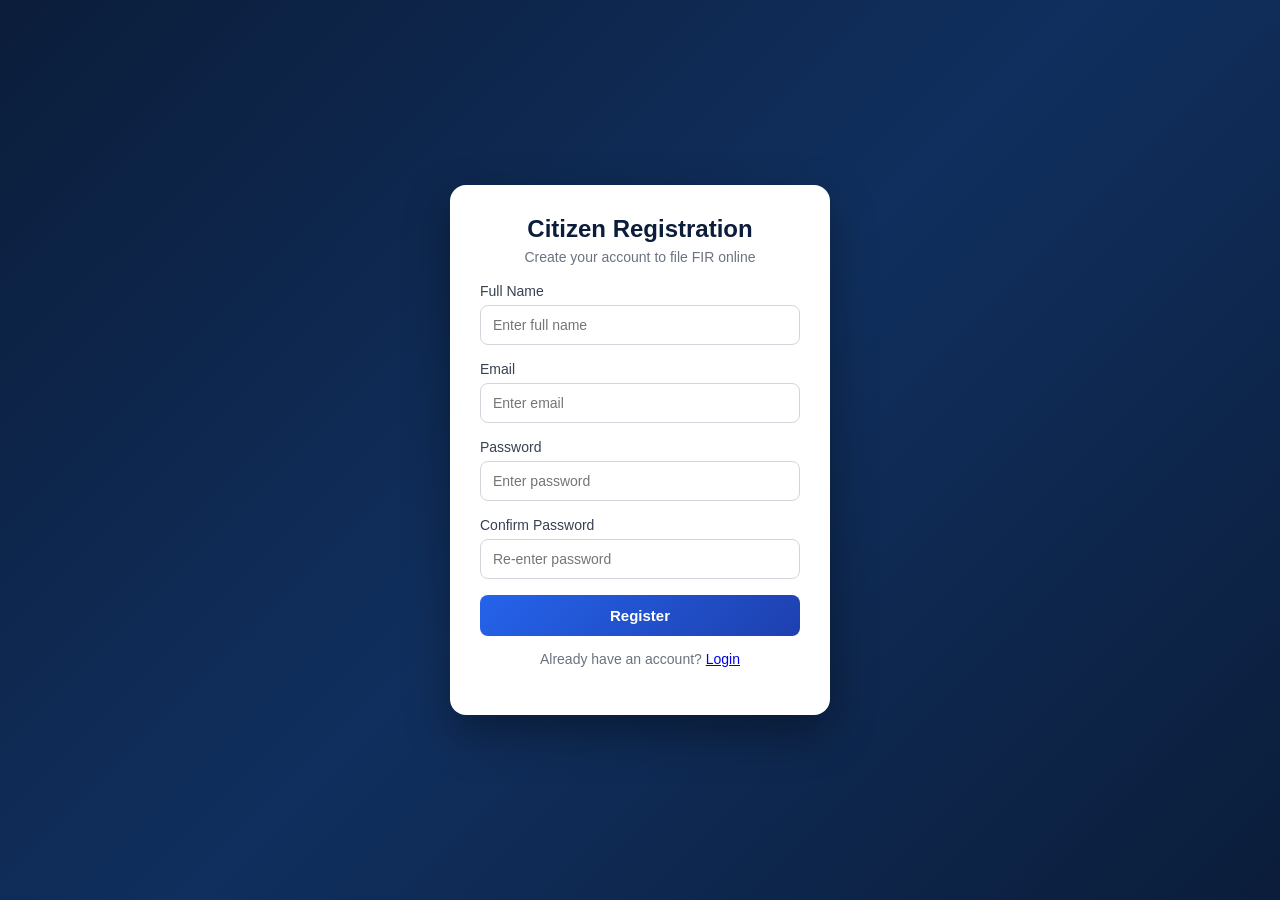
<file: register.html>
<!DOCTYPE html>
<html lang="en">
<head>
    <meta charset="UTF-8">
    <title>Register | Digital FIR System</title>
    <link rel="stylesheet" href="css/style.css">
</head>
<body class="register-page">


<div class="login-container">
    <div class="login-card">
        <h2>Citizen Registration</h2>
        <p class="subtitle">Create your account to file FIR online</p>

        <form id="registerForm">
            <div class="input-group">
                <label>Full Name</label>
                <input type="text" id="name" placeholder="Enter full name" required>
            </div>

            <div class="input-group">
                <label>Email</label>
                <input type="email" id="email" placeholder="Enter email" required>
            </div>

            <div class="input-group">
                <label>Password</label>
                <input type="password" id="password" placeholder="Enter password" required>
            </div>

            <div class="input-group">
                <label>Confirm Password</label>
                <input type="password" id="confirmPassword" placeholder="Re-enter password" required>
            </div>

            <button type="button" class="login-btn" onclick="register()">
                Register
            </button>
        </form>

        <p class="subtitle" style="margin-top:15px">
            Already have an account? <a href="index.html">Login</a>
        </p>
    </div>
</div>


<script src="js/config.js"></script>
<script src="js/register.js"></script>
</body>
</html>
</file>
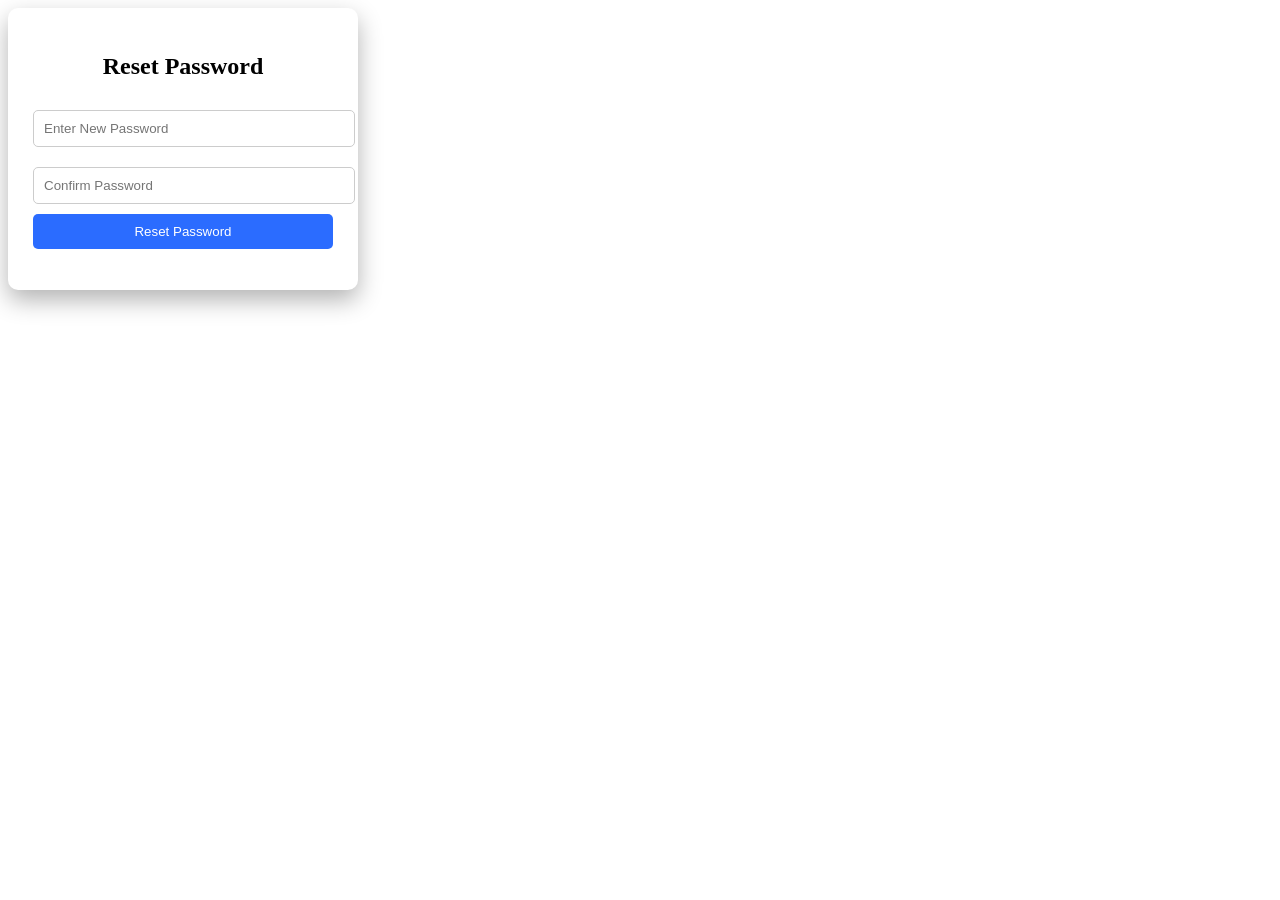
<file: reset-password.html>
<!DOCTYPE html>
<html>
<head>

<title>Reset Password</title>

<link rel="stylesheet" href="css/login.css">

</head>

<body class="login-page">

<div class="modal-content">

<h2>Reset Password</h2>

<input type="password" id="newPassword" placeholder="Enter New Password" required>

<input type="password" id="confirmPassword" placeholder="Confirm Password" required>

<button onclick="resetPassword()">Reset Password</button>

<p id="message" style="margin-top:10px;"></p>

</div>
<script src="js/config.js"></script>

<script>

const params = new URLSearchParams(window.location.search);
const token = params.get("token");

function resetPassword(){

const password = document.getElementById("newPassword").value;
const confirmPassword = document.getElementById("confirmPassword").value;
const message = document.getElementById("message");

if(password !== confirmPassword){
message.style.color="red";
message.innerText="Passwords do not match";
return;
}

fetch("http://localhost:8080/api/auth/reset-password",{

method:"POST",

headers:{
"Content-Type":"application/json"
},

body:JSON.stringify({
token:token,
password:password
})

})

.then(res=>res.text())

.then(data=>{

message.style.color="green";
message.innerText="Password reset successful";

setTimeout(()=>{
window.location.href="home.html";
},2000);

})

.catch(err=>{
message.style.color="red";
message.innerText="Error resetting password";
});

}

</script>

</body>
</html>
</file>
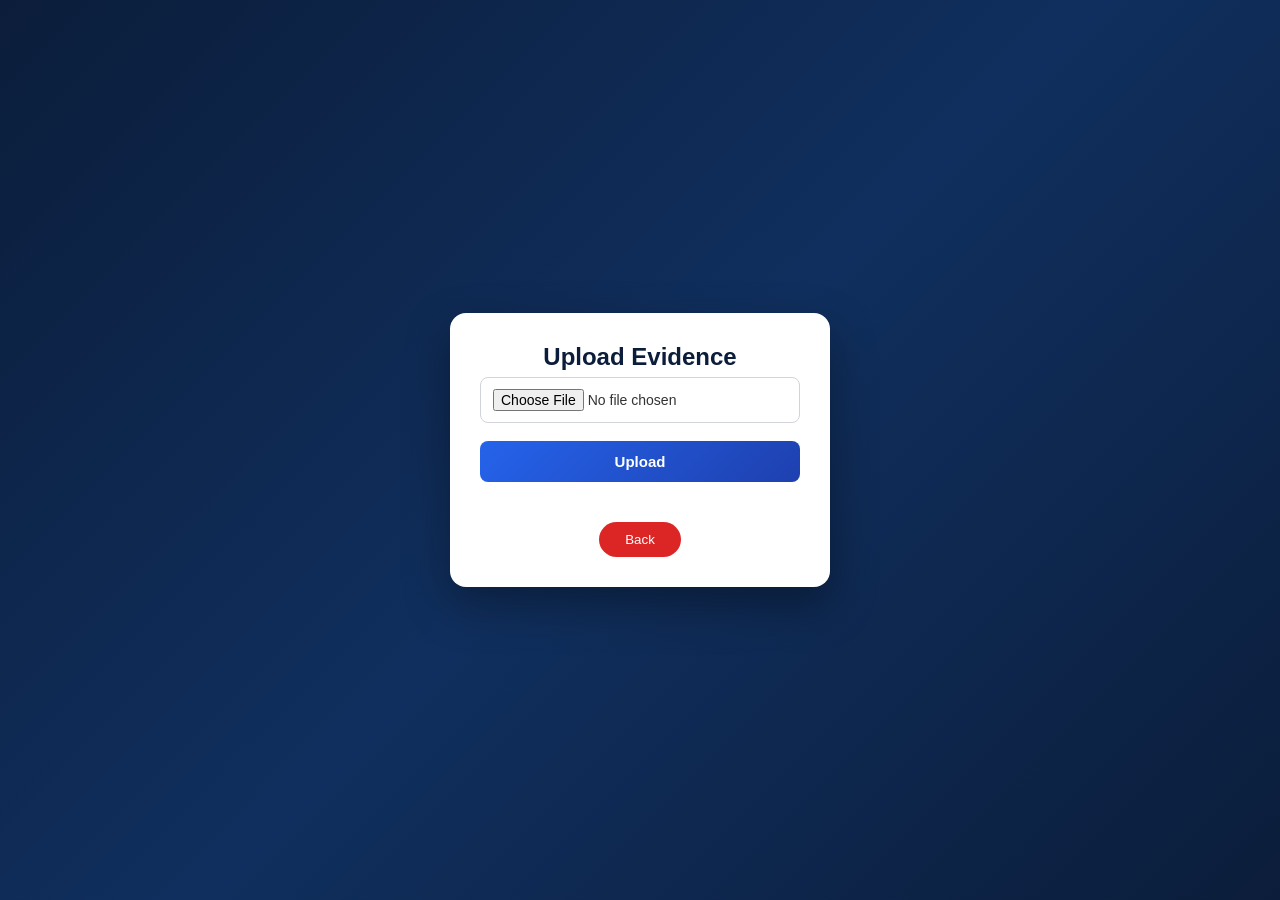
<file: upload-evidence.html>
<!DOCTYPE html>
<html>
<head>
  <title>Upload Evidence</title>
  <link rel="stylesheet" href="css/style.css">
</head>
<body>

<div class="dashboard-container">
  <div class="dashboard-card">
    <h2>Upload Evidence</h2>

    <input type="file" id="file" />
    <br><br>

    <button class="btn-primary" onclick="uploadEvidence()">Upload</button>
    <br><br>

    <button class="logout-btn" onclick="history.back()">Back</button>
  </div>
</div>

<script src="js/config.js"></script>
<script type="module" src="js/upload-evidence.js"></script>
</body>
</html>
</file>
<file: css/style.css>
/* ======================================================
   GLOBAL RESET
====================================================== */
* {
  margin: 0;
  padding: 0;
  box-sizing: border-box;
}

/* ======================================================
   DEFAULT BODY (LOGIN / REGISTER / DASHBOARD)
====================================================== */
body {
  min-height: 100vh;
  font-family: "Segoe UI", Tahoma, Geneva, Verdana, sans-serif;
  background: linear-gradient(135deg, #0b1d3a, #102f5e, #0b1d3a);
  display: flex;
  justify-content: center;
  align-items: center;
  color: #333;
}

/* ======================================================
   HOME PAGE BODY ONLY
====================================================== */
body.home-page {
  display: block;
  background: #ffffff;
  color: #1f2937;
}

/* ======================================================
   COMMON CONTAINERS
====================================================== */
.container,
.login-container,
.dashboard-container {
  width: 100%;
  display: flex;
  justify-content: center;
  align-items: center;
}

/* ======================================================
   CARD BASE STYLE
====================================================== */
.card,
.login-card,
.dashboard-card {
  width: 380px;
  background: #ffffff;
  padding: 30px;
  border-radius: 16px;
  text-align: center;
  box-shadow: 0 18px 45px rgba(0, 0, 0, 0.35);
  animation: fadeIn 0.5s ease-in-out;
}

/* ======================================================
   HEADINGS
====================================================== */
.card h2,
.login-card h2,
.dashboard-card h2 {
  font-size: 24px;
  color: #0b1d3a;
  margin-bottom: 6px;
}

.subtitle {
  font-size: 14px;
  color: #6b7280;
  margin-bottom: 18px;
}

/* ======================================================
   INPUTS
====================================================== */
.input-group {
  text-align: left;
  margin-bottom: 16px;
}

.input-group label {
  font-size: 14px;
  margin-bottom: 6px;
  display: block;
  color: #374151;
}

input,
textarea,
select {
  width: 100%;
  padding: 11px 12px;
  font-size: 14px;
  border-radius: 8px;
  border: 1px solid #d1d5db;
}

input:focus,
textarea:focus,
select:focus {
  outline: none;
  border-color: #2563eb;
}

/* ======================================================
   BUTTONS
====================================================== */
.btn-primary,
.login-btn {
  width: 100%;
  padding: 12px;
  background: linear-gradient(135deg, #2563eb, #1e40af);
  color: #ffffff;
  font-size: 15px;
  font-weight: 600;
  border: none;
  border-radius: 8px;
  cursor: pointer;
}

.btn-primary:hover,
.login-btn:hover {
  background: linear-gradient(135deg, #1e40af, #1e3a8a);
}

.logout-btn {
  margin-top: 22px;
  padding: 10px 26px;
  background: #dc2626;
  color: white;
  border: none;
  border-radius: 20px;
  cursor: pointer;
}

.logout-btn:hover {
  background: #b91c1c;
}

/* ======================================================
   ROLE BADGE
====================================================== */
.role-badge {
  display: inline-block;
  margin: 10px 0 18px;
  padding: 6px 16px;
  font-size: 12px;
  font-weight: 600;
  color: #ffffff;
  background: #2563eb;
  border-radius: 999px;
}

/* ======================================================
   CITIZEN DASHBOARD
====================================================== */
.dashboard-card.large {
  width: 440px;
  padding: 36px;
}

.citizen-actions {
  margin: 22px 0;
  display: flex;
  justify-content: center;
  gap: 28px;
}

.create-fir-btn {
  padding: 14px 40px;
}

.myfir-btn {
  width: 64px;
  height: 64px;
  background: #1f2937;
  color: white;
  border-radius: 12px;
  border: none;
  font-size: 12px;
  cursor: pointer;
}

.myfir-btn:hover {
  background: #111827;
}

/* FIR LIST */
.fir-section {
  margin-top: 24px;
  display: none;
  text-align: left;
}

.fir-header {
  display: flex;
  justify-content: space-between;
  align-items: center;
}

.back-btn {
  padding: 6px 16px;
  font-size: 13px;
  background: #e0f2fe;
  color: #1e40af;
  border: none;
  border-radius: 20px;
  cursor: pointer;
}

.back-btn:hover {
  background: #bae6fd;
}

.fir-list {
  margin-top: 14px;
  background: #f9fafb;
  border-radius: 12px;
  padding: 16px;
}

.fir-card {
  background: #ffffff;
  padding: 14px;
  border-radius: 10px;
  margin-bottom: 12px;
  box-shadow: 0 6px 16px rgba(0,0,0,0.08);
}

.status {
  font-weight: 600;
  color: #2563eb;
}

/* ======================================================
   POLICE DASHBOARD (ISOLATED)
====================================================== */
body.police-page {
    display: block;
    height: auto;
    background: #f4f6f8;
}

body.police-page .dashboard-container {
    display: block;
    padding: 30px;
}

body.police-page .dashboard-card {
    width: 100%;
    max-width: 1200px;
    margin: auto;
    text-align: left;
}
/* ======================================================
   POLICE DASHBOARD – SIDE BY SIDE FIR FIX
====================================================== */

body .fir-list {
  display: grid;
  grid-template-columns: repeat(auto-fit, minmax(300px, 1fr));
  gap: 20px;
}

/* modal scroll fix */
.modal-content {
  max-height: 80vh;
  overflow-y: auto;
}

/* modal back button */
.modal-back-btn {
  margin-top: 15px;
  padding: 8px 20px;
  background: #374151;
  color: white;
  border: none;
  border-radius: 8px;
  cursor: pointer;
}
.modal-back-btn:hover {
  background: #111827;
}
/* FORCE POLICE FIR LIST VISIBLE */
body.police-page .fir-section {
  display: block;
}


/* ======================================================
   FIR STATUS COLORS
====================================================== */
/* ===== FIR STATUS DROPDOWN FIX ===== */
.fir-status-select {
  font-weight: 600;
  border-radius: 8px;
}

/* FORCE background on select */
.fir-status-select.status-created {
  background-color: #e5e7eb !important;
  color: #374151 !important;
}

.fir-status-select.status-submitted {
  background-color: #dbeafe !important;
  color: #1e40af !important;
}

.fir-status-select.status-under-review {
  background-color: #ffedd5 !important;
  color: #9a3412 !important;
}

.fir-status-select.status-approved {
  background-color: #d1fae5 !important;
  color: #065f46 !important;
}

.fir-status-select.status-rejected {
  background-color: #fee2e2 !important;
  color: #7f1d1d !important;
}

.fir-status-select.status-closed {
  background-color: #dcfce7 !important;
  color: #14532d !important;
}
/* ===== FIX: VIEW BUTTON CLICK ISSUE ===== */
.fir-card {
  position: relative;
}

.fir-card select {
  position: relative;
  z-index: 1;
}

.fir-card .view-btn {
  position: relative;
  z-index: 2;
}
.fir-card {
  transition: transform 0.2s ease, box-shadow 0.2s ease;
}

.fir-card:hover {
  transform: translateY(-6px);
  box-shadow: 0 15px 30px rgba(0,0,0,0.12);
}


/* ======================================================
   MODAL
====================================================== */
.modal {
  display: none;
  position: fixed;
  inset: 0;
  background: rgba(0,0,0,0.5);
  z-index: 1000;
}

.modal-content {
  background: #ffffff;
  margin: 8% auto;
  padding: 26px;
  width: 55%;
  border-radius: 14px;
}

.close-btn {
  position: absolute;
  right: 20px;
  top: 14px;
  font-size: 26px;
  cursor: pointer;
}
/* ===== MODAL ACTIONS (POLICE ONLY) ===== */
body.police-page .modal-actions {
  display: flex;
  justify-content: center;
  margin-top: 20px;
}

body.police-page .modal-back-btn {
  padding: 10px 28px;
  background: #374151;
  color: white;
  border: none;
  border-radius: 10px;
  cursor: pointer;
  font-size: 14px;
}

body.police-page .modal-back-btn:hover {
  background: #111827;
}
.stats {
  display: grid;
  grid-template-columns: repeat(4, 1fr);
  gap: 15px;
  margin: 20px 0 30px;
}

.stat-card {
  padding: 18px;
  border-radius: 14px;
  color: white;
  font-size: 15px;
}

.stat-card b {
  display: block;
  font-size: 26px;
  margin-top: 8px;
}

.blue { background: #2563eb; }
.green { background: #16a34a; }
.red { background: #dc2626; }
.yellow { background: #ca8a04; }
.main-content {
  margin-left: 240px;
  padding: 20px;
}
.sidebar {
  position: fixed;
  top: 0;
  left: 0;
  width: 220px;
  height: 100vh;
  background: #0f172a;
  color: #fff;
  padding: 20px;
  z-index: 100;
}

.sidebar h2 {
  margin-bottom: 30px;
  font-size: 20px;
}

.sidebar ul {
  list-style: none;
  padding: 0;
}

.sidebar li {
  padding: 12px;
  border-radius: 8px;
  margin-bottom: 10px;
  cursor: pointer;
}

.sidebar li:hover,
.sidebar li.active {
  background: #2563eb;
}

/* ================= CHARTS ================= */
.charts {
  margin: 30px 0;
  display: grid;
  grid-template-columns: repeat(auto-fit, minmax(320px, 1fr));
  gap: 20px;

}

.chart-card {
  background: #ffffff;
  padding: 20px;
  border-radius: 14px;
  box-shadow: 0 8px 22px rgba(0,0,0,0.08);
}

.chart-card h4 {
  margin-bottom: 12px;
  color: #1f2937;
  text-align: center;
}
.chart-section {
  display: grid;
  grid-template-columns: repeat(auto-fit, minmax(300px, 1fr));
  gap: 20px;
  margin-top: 30px;
}

/* ===== PAGE BACKGROUND (OLD LIKE BEFORE) ===== */
.admin-page {
  background: linear-gradient(180deg, #071a33 0%, #0b2a4a 50%, #071a33 100%);
  color: #ffffff;
  font-family: Arial, sans-serif;
}


/* ===== MAIN ===== */
.main-content {
  margin-left: 220px;
  padding: 30px;
}

.section {
  margin-bottom: 50px;
}

/* ===== TITLE ===== */
.page-title {
  font-size: 32px;
  margin-bottom: 20px;
  color: #ffffff;
}

/* ===== STATS ===== */
.stats {
  display: flex;
  gap: 20px;
  flex-wrap: wrap;
}

.stat-card {
  padding: 20px;
  border-radius: 12px;
  min-width: 180px;
  font-size: 18px;
}

.blue { background: #2563eb; }
.green { background: #16a34a; }
.yellow { background: #ca8a04; }
.red { background: #dc2626; }

/* ===== FORM ===== */
.form-card {
  background: #ffffff;
  padding: 20px;
  border-radius: 12px;
  max-width: 500px;
}

.form-card input {
  width: 100%;
  padding: 12px;
  margin-bottom: 10px;
  border-radius: 6px;
  border: none;
}

/* ===== BUTTON ===== */
.primary-btn {
  width: 100%;
  padding: 12px;
  background: #2563eb;
  color: white;
  border: none;
  border-radius: 6px;
  cursor: pointer;
  font-size: 16px;
}

.primary-btn:hover {
  background: #1d4ed8;
}

/* ===== CHARTS ===== */
.charts {
  display: flex;
  gap: 30px;
  flex-wrap: wrap;
}

.chart-card {
  background: white;
  color: black;
  padding: 20px;
  border-radius: 12px;
  width: 400px;
  margin-left: 250px;;
}

/* ===== USER / FIR CARD ===== */
#userList div,
#firList div {
  background: white;
  color: black;
  padding: 15px;
  margin-bottom: 10px;
  border-radius: 8px;
}
.profile-photo {
  width: 120px;
  height: 120px;
  border-radius: 50%;
  margin: 10px 0;
  object-fit: cover;
}

.btn-secondary {
  background: #64748b;
  color: white;
  padding: 8px 16px;
  border-radius: 6px;
  border: none;
  cursor: pointer;
}

/* ===== PROFILE PAGE ===== */
.profile-layout {
  display: block;
}

.profile-view-card {
  margin-top: 25px;
  background: #f9fafb;
  padding: 20px;
  border-radius: 12px;
}

.profile-card {
  background: #ffffff;
  border-radius: 10px;
  padding: 15px;
  margin-bottom: 15px;
  box-shadow: 0 5px 15px rgba(0,0,0,0.08);
}

.profile-img {
  width: 150px;
  height: 150px;
  border-radius: 50%;
  object-fit: cover;
  border: 2px solid #333;
}

/* Thumbnail image */
.admin-police-img {
  width: 45px;
  height: 45px;
  border-radius: 50%;
  object-fit: cover;
  cursor: pointer;
  border: 1px solid #555;
}

/* Modal background */
.photo-modal {
  display: none;
  position: fixed;
  inset: 0;
  background: rgba(0,0,0,0.85);
  justify-content: center;
  align-items: center;
  z-index: 9999;
}

.photo-modal-img {
  max-width: 80vw;
  max-height: 80vh;
  object-fit: contain;
  border-radius: 12px;
}

/* Close button */
.close-btn {
  position: absolute;
  top: 20px;
  right: 30px;
  font-size: 40px;
  color: #fff;
  cursor: pointer;
}

.badge-green {
  color: #16a34a;
  font-weight: bold;
}

.badge-red {
  color: #dc2626;
  font-weight: bold;
}

.btn-danger {
  background: #dc2626;
  color: white;
  padding: 5px 10px;
  border: none;
  cursor: pointer;
}

.btn-success {
  background: #16a34a;
  color: white;
  padding: 5px 10px;
  border: none;
  cursor: pointer;
}
body.police-page {
  display: block;   /* IMPORTANT */
  background: #f4f6f8;
}
/* ================= ADMIN USERS PAGE ================= */

.admin-users-page {
  background: #f4f6f8;
  min-height: 100vh;
  padding: 30px;
  font-family: "Segoe UI", sans-serif;
}

/* Page title */
.admin-users-page h2 {
  font-size: 26px;
  margin-bottom: 20px;
}

/* Card layout */
.admin-card {
  background: #ffffff;
  border-radius: 10px;
  padding: 20px;
  margin-bottom: 25px;
  box-shadow: 0 4px 12px rgba(0,0,0,0.08);
}

/* Inputs */
.admin-card input {
  padding: 10px;
  margin-right: 10px;
  margin-bottom: 10px;
  border-radius: 6px;
  border: 1px solid #ccc;
}

/* Buttons */
.admin-card button {
  padding: 8px 14px;
  border-radius: 6px;
  border: none;
  cursor: pointer;
  background: #2563eb;
  color: white;
  font-weight: 600;
}

.admin-card button:hover {
  background: #1e40af;
}

/* Table */
.admin-table {
  width: 100%;
  border-collapse: collapse;
  margin-top: 15px;
}

.admin-table th {
  background: #111827;
  color: white;
  padding: 10px;
  text-align: left;
}

.admin-table td {
  padding: 10px;
  border-bottom: 1px solid #e5e7eb;
}

.admin-table tr:hover {
  background: #f1f5f9;
}

/* Status badges */
.status-active {
  color: #16a34a;
  font-weight: bold;
}

.status-disabled {
  color: #dc2626;
  font-weight: bold;
}

/* Toggle button */
.toggle-btn {
  background: #f59e0b;
  color: white;
  padding: 6px 10px;
  border-radius: 5px;
}

.toggle-btn:hover {
  background: #d97706;
}


/* ======================================================
   ANIMATION
====================================================== */
@keyframes fadeIn {
  from {
    opacity: 0;
    transform: translateY(20px);
  }
  to {
    opacity: 1;
    transform: translateY(0);
  }
}
</file>
<file: css/login.css>
/* Background overlay */
.modal{
display:none;
position:fixed;
z-index:2000;
left:0;
top:0;
width:100%;
height:100%;
background:rgba(0,0,0,0.5);

display:flex;
justify-content:center;
align-items:center;

padding-top:60px; /* navbar space */
}

/* Small center login box */
.modal-content{
background:#fff;
width:300px;
padding:25px;
border-radius:10px;
box-shadow:0 10px 25px rgba(0,0,0,0.3);
text-align:center;
position:relative;
}

/* Close icon */
.close{
position:absolute;
top:10px;
right:15px;
font-size:22px;
cursor:pointer;
}

/* Input fields */
.modal-content input{
width:100%;
padding:10px;
margin:10px 0;
border:1px solid #ccc;
border-radius:5px;
}

/* Login button */
.modal-content button{
width:100%;
padding:10px;
background:#2b6cff;
color:white;
border:none;
border-radius:5px;
cursor:pointer;
}

/* Password eye icon */
.password-box{
position:relative;
}

.password-box span{
position:absolute;
right:10px;
top:12px;
cursor:pointer;
}

/* Captcha box */
.captcha-box{
display:flex;
justify-content:space-between;
align-items:center;
background:#eee;
padding:6px;
margin-top:10px;
border-radius:5px;
}
/* captcha refresh button */
.captcha-box button{
width:35px;
height:30px;
padding:2px;
font-size:16px;
border:none;
background:#2b6cff;
color:white;
border-radius:4px;
cursor:pointer;
display:flex;
align-items:center;
justify-content:center;
margin-left:10px;
}

/* hover effect */
.captcha-box button:hover{
background:#1f4ed8;
}
</file>
